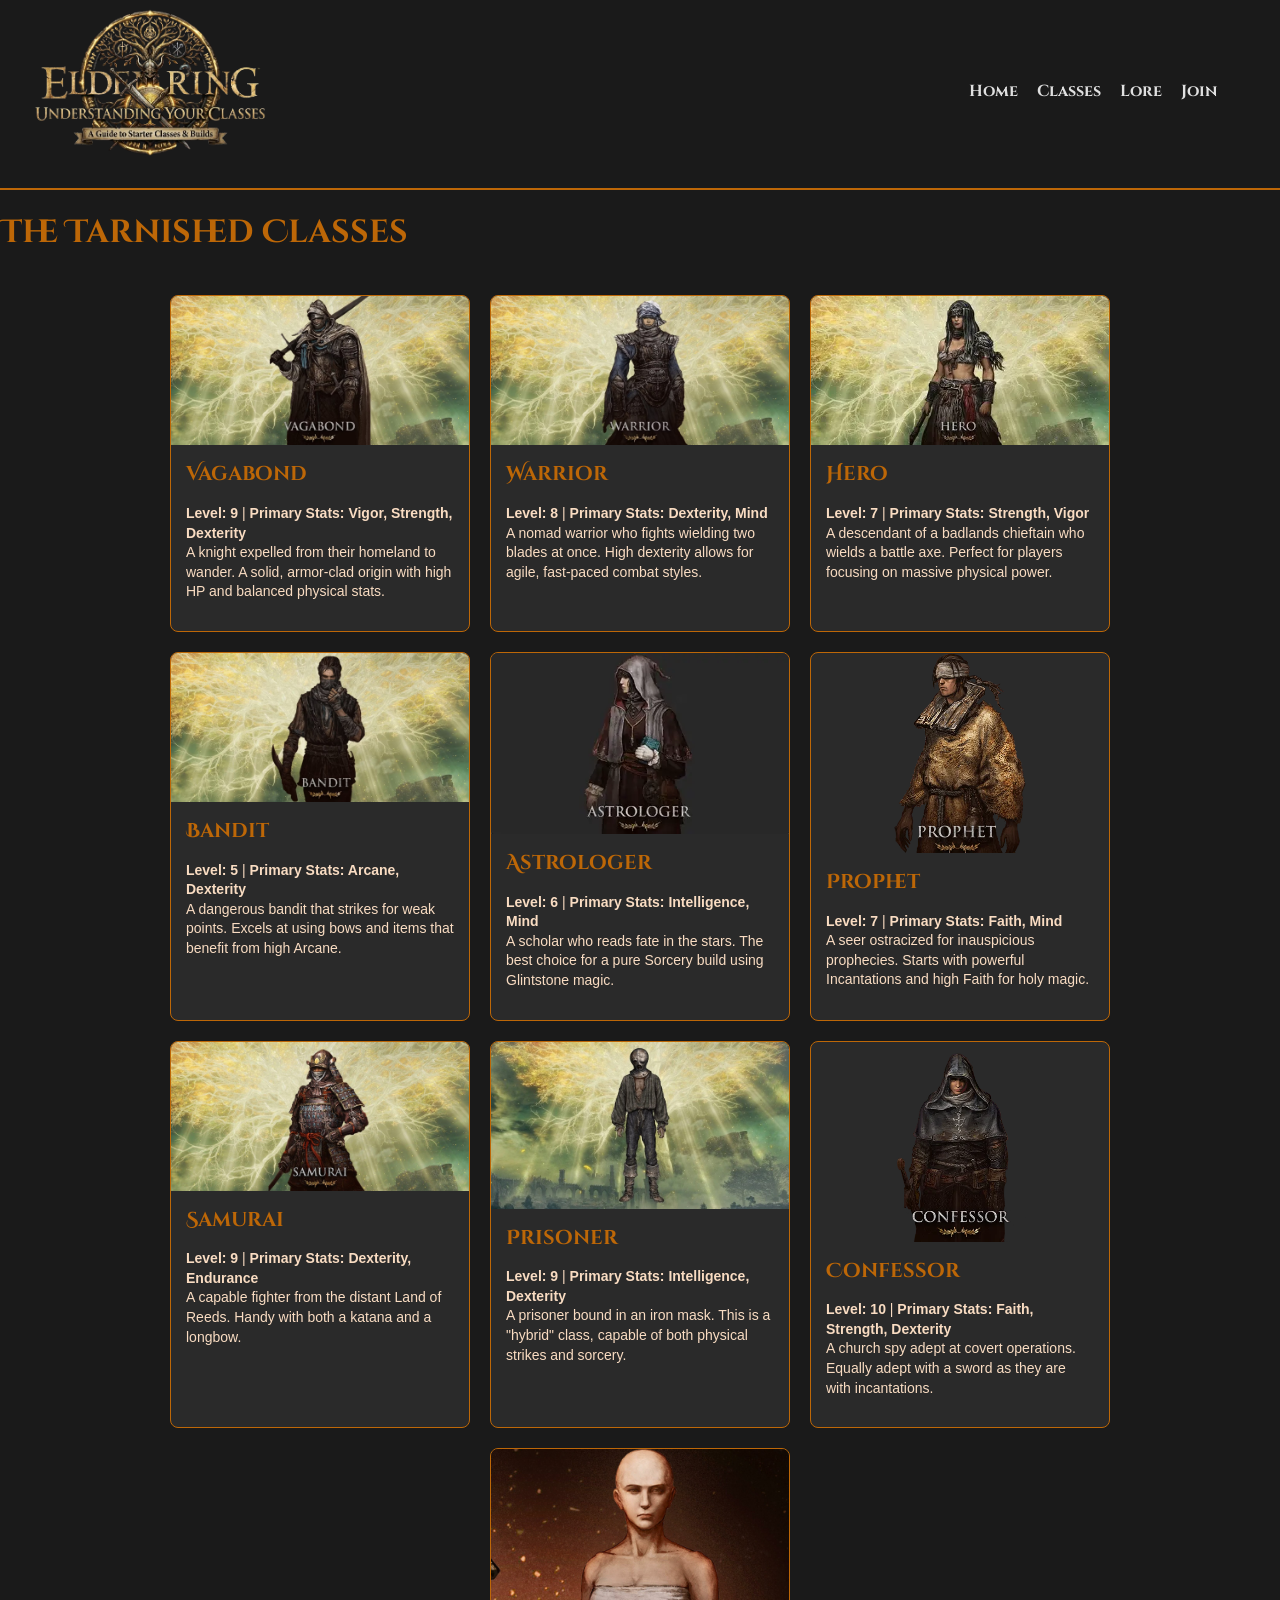
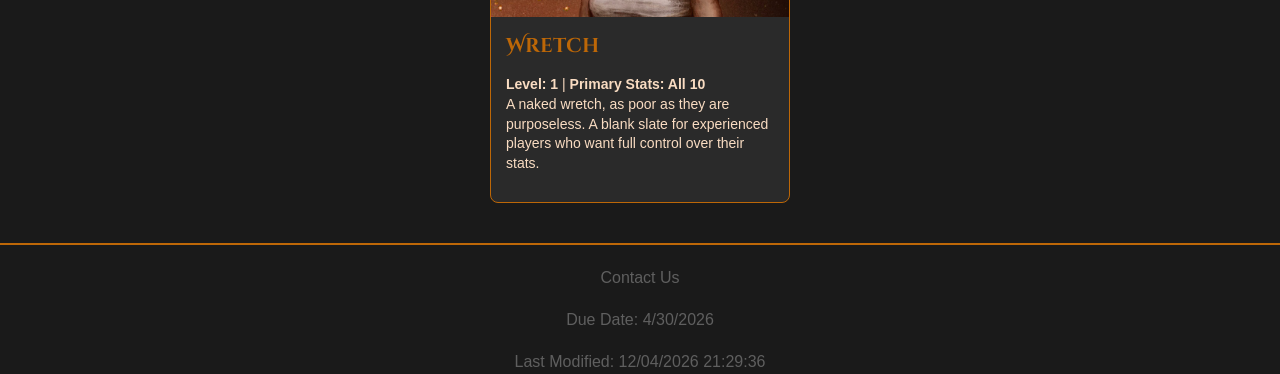
<file: Elden Ring Website/classes.html>
<!DOCTYPE html>
<html lang="en">

<head>

    <!--Created by Brandon Ban-->

    <script src="script.js"></script>

    <meta charset="UTF-8">

    <meta name="author" content="Brandon Ban">

    <meta name="description" content="A small guide on the different beginning classes in Elden Ring and how you can play with them.">

    <title>Classes | Elden Ring: Understanding Your Classes</title>

    <link href="https://fonts.googleapis.com/css2?family=Cinzel:wght@400;700&family=Cinzel+Decorative:wght@700&display=swap" rel="stylesheet">
    
    <link rel="stylesheet" href="styles.css">

    <!--Favicon for website...image on the tab-->
    <link rel="icon" type="image/jpeg" href="images/favicon.jpg">

    <!--Viewport meta tag for responsive design-->
    <meta name="viewport" content="width=device-width, initial-scale=1.0">

</head>

<body onload="displayLastModified()">

    <header>
        
        <a href="index.html">
            <img src="images/Gemini_Generated_Image_qk1k7oqk1k7oqk1k-removebg-preview.png" alt="Website Logo" width="300" height="140">
        </a>

            <nav class="navbar">

                <ul>

                    <li><a href="index.html">Home</a></li>
                    <li><a href="classes.html">Classes</a></li>
                    <li><a href="lore.html">Lore</a></li>
                    <li><a href="join-us.html">Join</a></li>

                </ul>

            </nav>

    </header>

<hr>

<main>

    <h1>The Tarnished Classes</h1>
    <div class="card-container">

        <!-- 1. Vagabond -->
        <div class="card">
            <img src="images/vagabond.avif" alt="Vagabond Starting Class">
            <div class="card-content">
                <h2 class="card-title">Vagabond</h2>
                <p class="card-description">
                    <strong>Level: 9</strong> | <strong>Primary Stats: Vigor, Strength, Dexterity</strong><br>
                    A knight expelled from their homeland to wander. A solid, armor-clad origin with high HP and balanced physical stats.
                </p>
            </div>
        </div>

        <!-- 2. Warrior -->
        <div class="card">
            <img src="images/warrior.avif" alt="Warrior Starting Class">
            <div class="card-content">
                <h2 class="card-title">Warrior</h2>
                <p class="card-description">
                    <strong>Level: 8</strong> | <strong>Primary Stats: Dexterity, Mind</strong><br>
                    A nomad warrior who fights wielding two blades at once. High dexterity allows for agile, fast-paced combat styles.
                </p>
            </div>
        </div>

        <!-- 3. Hero -->
        <div class="card">
            <img src="images/hero.webp" alt="Hero Starting Class">
            <div class="card-content">
                <h2 class="card-title">Hero</h2>
                <p class="card-description">
                    <strong>Level: 7</strong> | <strong>Primary Stats: Strength, Vigor</strong><br>
                    A descendant of a badlands chieftain who wields a battle axe. Perfect for players focusing on massive physical power.
                </p>
            </div>
        </div>

        <!-- 4. Bandit -->
        <div class="card">
            <img src="images/bandit.avif" alt="Bandit Starting Class">
            <div class="card-content">
                <h2 class="card-title">Bandit</h2>
                <p class="card-description">
                    <strong>Level: 5</strong> | <strong>Primary Stats: Arcane, Dexterity</strong><br>
                    A dangerous bandit that strikes for weak points. Excels at using bows and items that benefit from high Arcane.
                </p>
            </div>
        </div>

        <!-- 5. Astrologer -->
        <div class="card">
            <img src="images/astrologer.webp" alt="Astrologer Starting Class">
            <div class="card-content">
                <h2 class="card-title">Astrologer</h2>
                <p class="card-description">
                    <strong>Level: 6</strong> | <strong>Primary Stats: Intelligence, Mind</strong><br>
                    A scholar who reads fate in the stars. The best choice for a pure Sorcery build using Glintstone magic.
                </p>
            </div>
        </div>

        <!-- 6. Prophet -->
        <div class="card">
            <img src="images/prophet.webp" alt="Prophet Starting Class">
            <div class="card-content">
                <h2 class="card-title">Prophet</h2>
                <p class="card-description">
                    <strong>Level: 7</strong> | <strong>Primary Stats: Faith, Mind</strong><br>
                    A seer ostracized for inauspicious prophecies. Starts with powerful Incantations and high Faith for holy magic.
                </p>
            </div>
        </div>

        <!-- 7. Samurai -->
        <div class="card">
            <img src="images/samurai.jpg" alt="Samurai Starting Class">
            <div class="card-content">
                <h2 class="card-title">Samurai</h2>
                <p class="card-description">
                    <strong>Level: 9</strong> | <strong>Primary Stats: Dexterity, Endurance</strong><br>
                    A capable fighter from the distant Land of Reeds. Handy with both a katana and a longbow.
                </p>
            </div>
        </div>

        <!-- 8. Prisoner -->
        <div class="card">
            <img src="images/prisoner.jpg" alt="Prisoner Starting Class">
            <div class="card-content">
                <h2 class="card-title">Prisoner</h2>
                <p class="card-description">
                    <strong>Level: 9</strong> | <strong>Primary Stats: Intelligence, Dexterity</strong><br>
                    A prisoner bound in an iron mask. This is a "hybrid" class, capable of both physical strikes and sorcery.
                </p>
            </div>
        </div>

        <!-- 9. Confessor -->
        <div class="card">
            <img src="images/confessor.webp" alt="Confessor Starting Class">
            <div class="card-content">
                <h2 class="card-title">Confessor</h2>
                <p class="card-description">
                    <strong>Level: 10</strong> | <strong>Primary Stats: Faith, Strength, Dexterity</strong><br>
                    A church spy adept at covert operations. Equally adept with a sword as they are with incantations.
                </p>
            </div>
        </div>

        <!-- 10. Wretch -->
        <div class="card">
            <img src="images/wretch.jpeg" alt="Wretch Starting Class">
            <div class="card-content">
                <h2 class="card-title">Wretch</h2>
                <p class="card-description">
                    <strong>Level: 1</strong> | <strong>Primary Stats: All 10</strong><br>
                    A naked wretch, as poor as they are purposeless. A blank slate for experienced players who want full control over their stats.
                </p>
            </div>
        </div>

    </div>

</main>

</main>

<hr>

<footer>

    <p>

        <a href="mailto:bban@student.clayton.edu">Contact Us</a>

    </p>

    <p>

        Due Date: 4/30/2026

    </p>

    <div id="lastModified"></div> 


</footer>

</body>

</html>
</file>
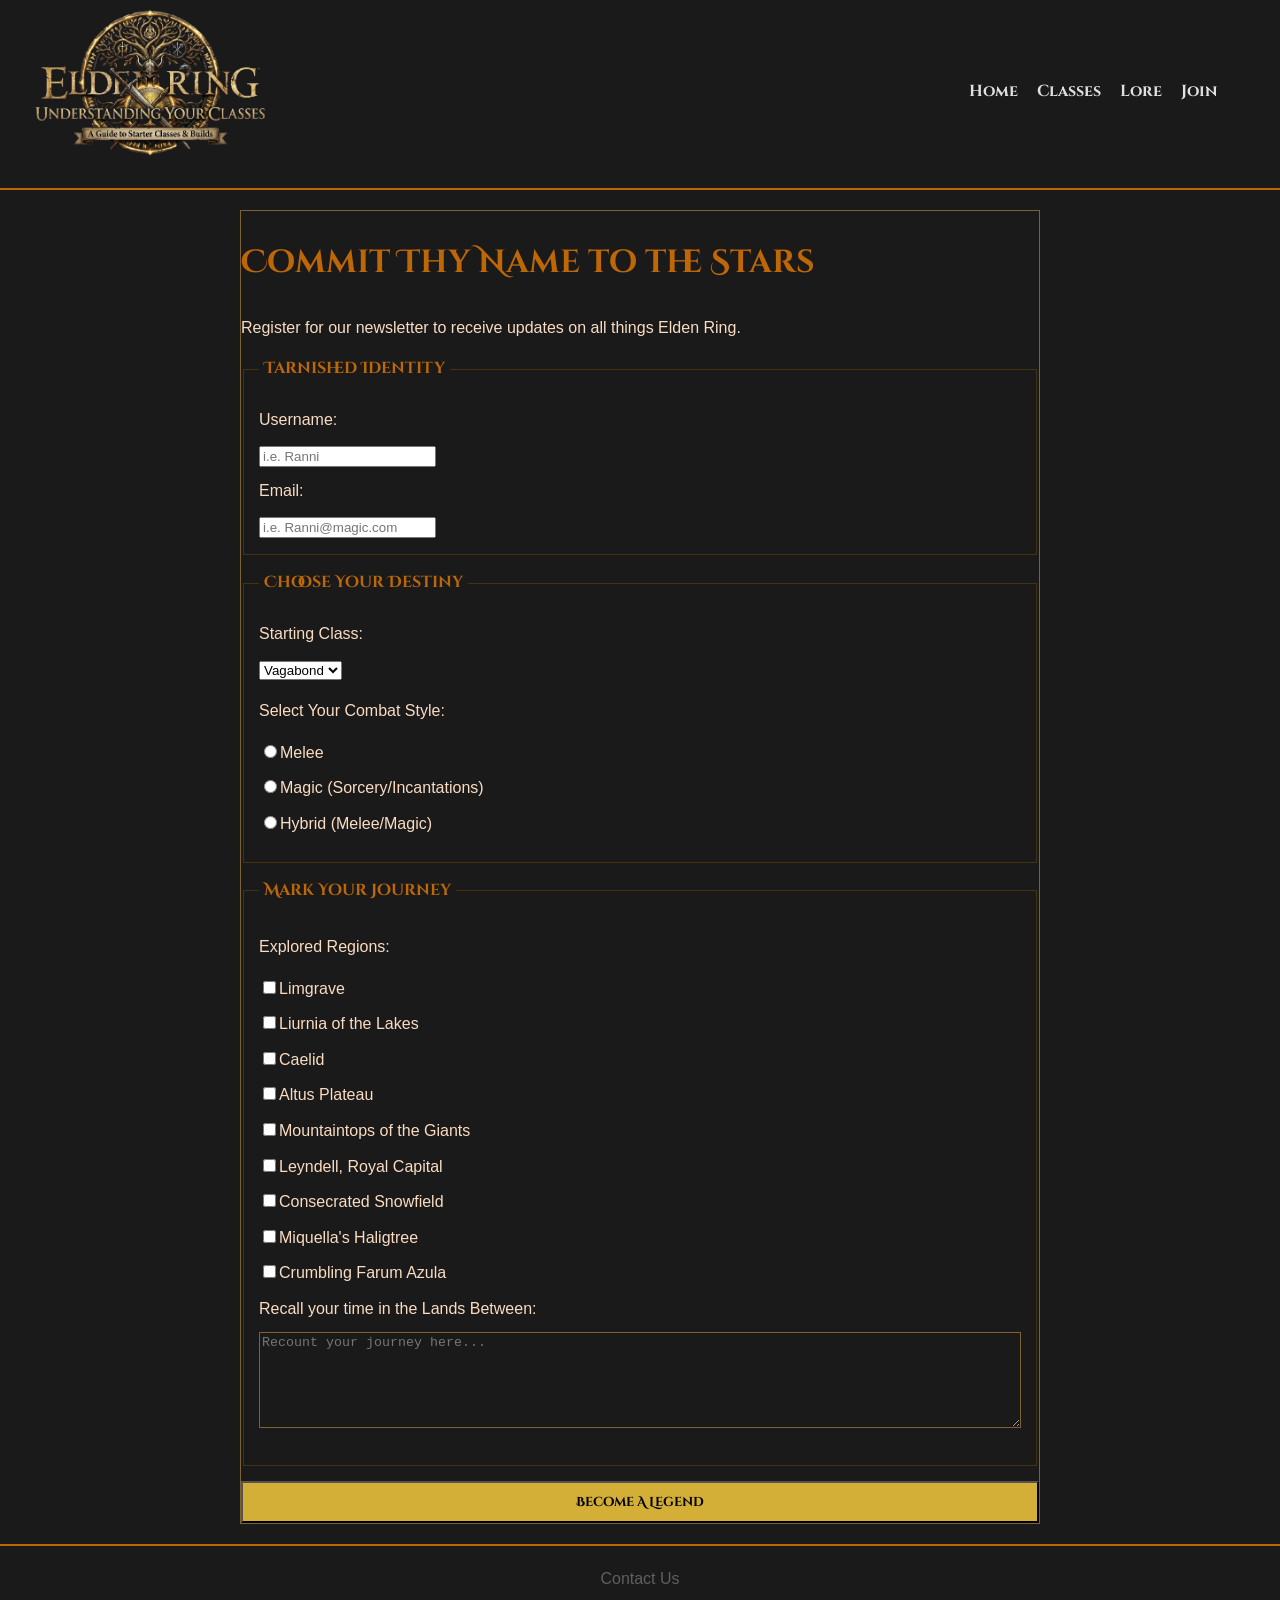
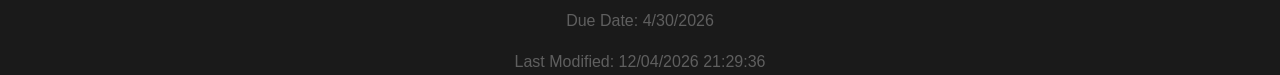
<file: Elden Ring Website/join-us.html>
<!DOCTYPE html>
<html lang="en">

<head>

    <!--Created by Brandon Ban-->

    <script src="script.js"></script>

    <meta charset="UTF-8">

    <meta name="author" content="Brandon Ban">

    <meta name="description" content="Join the community of Tarnished in the world of Elden Ring. Sign up for updates and exclusive content.">

    <title>Join Us | Elden Ring: Understanding Your Classes</title>

    <link href="https://fonts.googleapis.com/css2?family=Cinzel:wght@400;700&family=Cinzel+Decorative:wght@700&display=swap" rel="stylesheet">
    
    <link rel="stylesheet" href="styles.css">

    <!--Favicon for website...image on the tab-->
    <link rel="icon" type="image/jpeg" href="images/favicon.jpg">

    <!--Viewport meta tag for responsive design-->
    <meta name="viewport" content="width=device-width, initial-scale=1.0">

</head>

<body onload="displayLastModified()">

    <header>

        <a href="index.html">
            <img src="images/Gemini_Generated_Image_qk1k7oqk1k7oqk1k-removebg-preview.png" alt="Website Logo" width="300" height="140">
        </a>

            <nav class="navbar">

                <ul>

                    <li><a href="index.html">Home</a></li>
                    <li><a href="classes.html">Classes</a></li>
                    <li><a href="lore.html">Lore</a></li>
                    <li><a href="join-us.html">Join</a></li>

                </ul>

            </nav>

    </header>

<hr>

<main>
    
    <section class="Newsletter">

        <h1>Commit Thy Name to the Stars</h1>

        <p>Register for our newsletter to receive updates on all things Elden Ring.</p>

        <form action="#" method="post">

            <fieldset>

                <legend>Tarnished Identity</legend>
                <label for="Username">Username:</label>
                <input type="text" id="Username" placeholder="i.e. Ranni" required>

                <label for="email">Email:</label>
                <input type="email" id="email" placeholder="i.e. Ranni@magic.com" required>

            </fieldset>

            <fieldset>

                <legend>Choose Your Destiny</legend>
                <label for="Class">Starting Class:</label>
                <select>
                    <option value="Vagabond">Vagabond</option>
                    <option value="Hero">Hero</option>
                    <option value="Warrior">Warrior</option>
                    <option value="Prisoner">Prisoner</option>
                    <option value="Bandit">Bandit</option>
                    <option value="Astrologer">Astrologer</option>
                    <option value="Confessor">Confessor</option>
                    <option value="Samurai">Samurai</option>
                    <option value="Prophet">Prophet</option>
                    <option value="Wretch">Wretch</option>
                </select>

                <p>Select Your Combat Style:</p>
                <label><input type="radio" name="combatStyle" value="melee">Melee</label>
                <label><input type="radio" name="combatStyle" value="magic">Magic (Sorcery/Incantations)</label>
                <label><input type="radio" name="combatStyle" value="hybrid">Hybrid (Melee/Magic)</label>

            </fieldset>

            <fieldset>

                <legend>Mark Your Journey</legend>
                <p>Explored Regions:</p>
                <label><input type="checkbox" name="region" value="limgrave">Limgrave</label>
                <label><input type="checkbox" name="region" value="liurnia">Liurnia of the Lakes</label>
                <label><input type="checkbox" name="region" value="caelid">Caelid</label>
                <label><input type="checkbox" name="region" value="altus plateau">Altus Plateau</label>
                <label><input type="checkbox" name="region" value="mountaintops giants">Mountaintops of the Giants</label>
                <label><input type="checkbox" name="region" value="leyndell">Leyndell, Royal Capital</label>
                <label><input type="checkbox" name="region" value="consecrated snowfield">Consecrated Snowfield</label>
                <label><input type="checkbox" name="region" value="haligtree">Miquella's Haligtree</label>
                <label><input type="checkbox" name="region" value="crumbling farum azula">Crumbling Farum Azula</label>

                <label for="journey">Recall your time in the Lands Between:</label>
                <textarea id="journey" name="journey" rows="6" placeholder="Recount your journey here..."></textarea>

            </fieldset>

            <button type="submit" class="submitButton">Become A Legend</button>

        </form>

    </section>

</main>

<hr>

<footer>

    <p>

        <a href="mailto:bban@student.clayton.edu">Contact Us</a>

    </p>

    <p>

        Due Date: 4/30/2026

    </p>

    <div id="lastModified"></div> 


</footer>

</body>

</html>
</file>
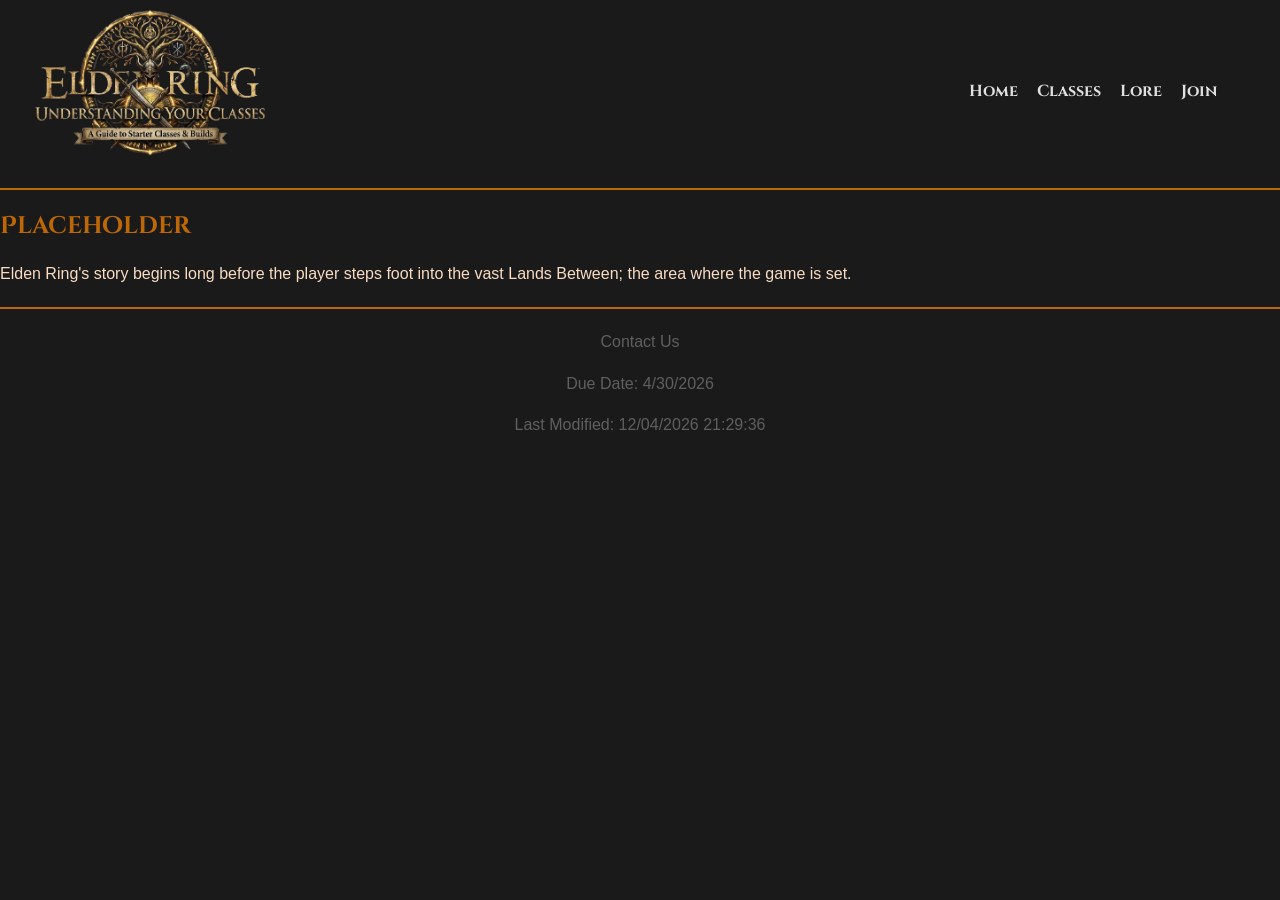
<file: Elden Ring Website/lore.html>
<!DOCTYPE html>
<html lang="en">

<head>

    <!--Created by Brandon Ban-->

    <script src="script.js"></script>

    <meta charset="UTF-8">

    <meta name="author" content="Brandon Ban">

    <meta name="description" content="An overview of the lore in Elden Ring and its impact on the game's narrative.">

    <title>Lore | Elden Ring: Understanding Your Classes</title>

    <link href="https://fonts.googleapis.com/css2?family=Cinzel:wght@400;700&family=Cinzel+Decorative:wght@700&display=swap" rel="stylesheet">
    
    <link rel="stylesheet" href="styles.css">

    <!--Favicon for website...image on the tab-->
    <link rel="icon" type="image/jpeg" href="images/favicon.jpg">

    <!--Viewport meta tag for responsive design-->
    <meta name="viewport" content="width=device-width, initial-scale=1.0">

</head>

<body onload="displayLastModified()">

    <header>

        <a href="index.html">
            <img src="images/Gemini_Generated_Image_qk1k7oqk1k7oqk1k-removebg-preview.png" alt="Website Logo" width="300" height="140">
        </a>

            <nav class="navbar">

                <ul>

                    <li><a href="index.html">Home</a></li>
                    <li><a href="classes.html">Classes</a></li>
                    <li><a href="lore.html">Lore</a></li>
                    <li><a href="join-us.html">Join</a></li>

                </ul>

            </nav>

    </header>

<hr>

<main>

    <section id="Part1">

        <h2>Placeholder</h2>

        <p>
        Elden Ring's story begins long before the player steps foot into the vast Lands Between; the area where the game is set. 
        </p>

    </section>

</main>

<hr>

<footer>

    <p>

        <a href="mailto:bban@student.clayton.edu">Contact Us</a>

    </p>

    <p>

        Due Date: 4/30/2026

    </p>

    <div id="lastModified"></div> 


</footer>

</body>

</html>
</file>
<file: Elden Ring Website/styles.css>
/*CSS Reset*/
body, header, nav, main, footer {
    margin: 0;
    padding: 0;
    border: 0;
}
/*background...all pages*/
body {
    background-color: #1a1a1a;
}

/*Making the logo responsive*/
body header a img {
    height: auto;
    max-width: 300px;
}

* {
    box-sizing: border-box;
}

/*Navbar for all pages*/
.navbar {
    width: 25%;
    float: right;
    margin: 5em 3em 0 0;
}

.navbar ul {
    list-style-type: none; /*removes the default bullet points from the list*/
    text-align: right;
    margin: 0;

}

.navbar ul li {
    display: inline-block; /*makes the list items display inline or horizontally*/
    font-size: 1.75em;
}

.navbar ul li a {
    display: block; /*displays the links as blocks*/
    text-decoration: none; /*remove underline from links*/
    color: #E0E0E0; /*removes the blue color from links*/
    font-family: "Cinzel", sans-serif;
    font-size: 16px;
    margin-right: 15px; /*gives the elements some space*/
    font-weight: bold;
}

.navbar ul li a:hover {
    color: #BD6707;
}

hr {
    border: 1px solid #BD6707;
    margin-top: 20px;
    margin-bottom: 20px;
    clear: right;
}

/*Hero section*/
.hero-section {
    position: relative;
    height: 60vh;
    overflow: hidden;
    display: flex;
    align-items: center;
    justify-content: center;
    text-align: center;
}

.video-container {
    position: absolute;
    top: 0;
    left: 0;
    width: 100vw;
    height: 100%;
    z-index: -1;
}

#hero-video {
    width: 100%;
    height: 100%;
    object-fit: cover;
    filter: brightness(75%);
}

h1 {
    color: #BD6707;
    font-family: "Cinzel Decorative", serif;
    font-size: 32px;
    clear: right;
}

.hero-overlay p {
    color: #F9DCC2;
    font-family: "Cinzel", sans-serif;
    font-size: 1.2em;
}

/*Index page*/

.about-section {
    max-width: 1000px;
    margin: 50px auto;
    padding: 0 20px;
}

.content-wrapper {
    display: flex;
    gap: 40px;
    align-items: center;
    margin-bottom: 40px;
}

.text-block { 
    flex: 1; /*prevents shrinking...grows the text*/

}

.text-block h2 {
    color: #BD6707;
    font-family: "Cinzel Decorative", serif;
    margin-top: 0;
    font-size: 24px;
}

.text-block p {
    font-family: "Montserrat", sans-serif;
    line-height: 1.6;
    color: #F9DCC2;
    font-size: 16px;
}
.image-block { 
    flex: 1; /*prevents shrinking...grows the image*/
}

.featured-img {
    width: 100%;
    border: 2px solid #BD6707;
    border-radius: 8px;
}

/*Footer style for all pages*/

footer {
    font-family: "Montserrat", sans-serif;
    line-height: 1.6;
    text-align: center;
    color: #5f5f5f;
}

footer a {
    text-decoration: none;
    color: #5f5f5f;
}

/*CSS for lore page*/

#Part1 h2 {
    color: #BD6707;
    font-family: "Cinzel Decorative", serif;
    clear: right;
}

#Part1 p {
    font-family: "Montserrat", sans-serif;
    line-height: 1.6;
    color: #F9DCC2;
    font-size: 16px;
}

/*CSS for classes page*/

.card-container {
    display: flex; /*aligns cards horizontally*/
    flex-wrap: wrap; /*allows cards to wrap to the next line*/
    justify-content: center; /*centers the cards on the page*/
    gap: 20px; /*adds small space between the cards*/
    padding: 20px;
}

.card {
    background-color: #2a2a2a; 
    border: 1px solid #BD6707; 
    border-radius: 8px;
    width: 300px; /*sets a consistent width for all cards*/
    overflow: hidden;
    transition: transform 0.3s ease; /*adds smooth hover effect*/
}

.card:hover {
    transform: scale(1.05); /*slightly enlarges the card when hovered */
    box-shadow: 0 10px 20px rgba(189, 103, 7, 0.3); /*adds a golden glow when hovered*/
}

.card img {
    max-width: 100%; /*makes image fit the card width with max width*/
    max-height: 200px; /*ensures consistent height for all images*/
    object-fit: cover; /* fills in entire space for images */
    display: block; /*helps center all images*/
    margin: 0 auto; /*helps center all images*/
}

.card-content {
    padding: 15px;
}

.card-title {
    color: #BD6707;
    font-family: "Cinzel Decorative", serif;
    margin-top: 0;
    font-size: 20px;
}

.card-description {
    font-family: "Montserrat", sans-serif;
    color: #F9DCC2;
    font-size: 14px;
    line-height: 1.4;
}

/*CSS for join page*/

.Newsletter {
    font-family: "Montserrat", sans-serif;
    line-height: 1.6;
    color: #F9DCC2;
    font-size: 16px;
    max-width: 800px;
    margin: auto auto;
    border: 1px solid #80602d;
}

fieldset {
    padding: 15px;
    margin-bottom: 15px;
    border: 1px solid #443311;
}

legend {
    color:#BD6707;
    font-family: "Cinzel Decorative", serif;
    font-weight: bold;
    padding: 0 5px;
}

label {
    margin: 10px 0 10px;
    display: block;
}

textarea {
    color: #F9DCC2;
    width: 100%;
    background: #1a1a1a;
    border: 1px solid #80602d;
    margin-bottom: 15px
}

.submitButton {
    background-color: #d4af37;
    padding: 10px 15px;
    font-family: "Cinzel Decorative", serif;
    cursor: pointer;
    font-weight: bold;
    width: 100%;
}

.submitButton:hover {
    background-color: #c5a333;
}
</file>
